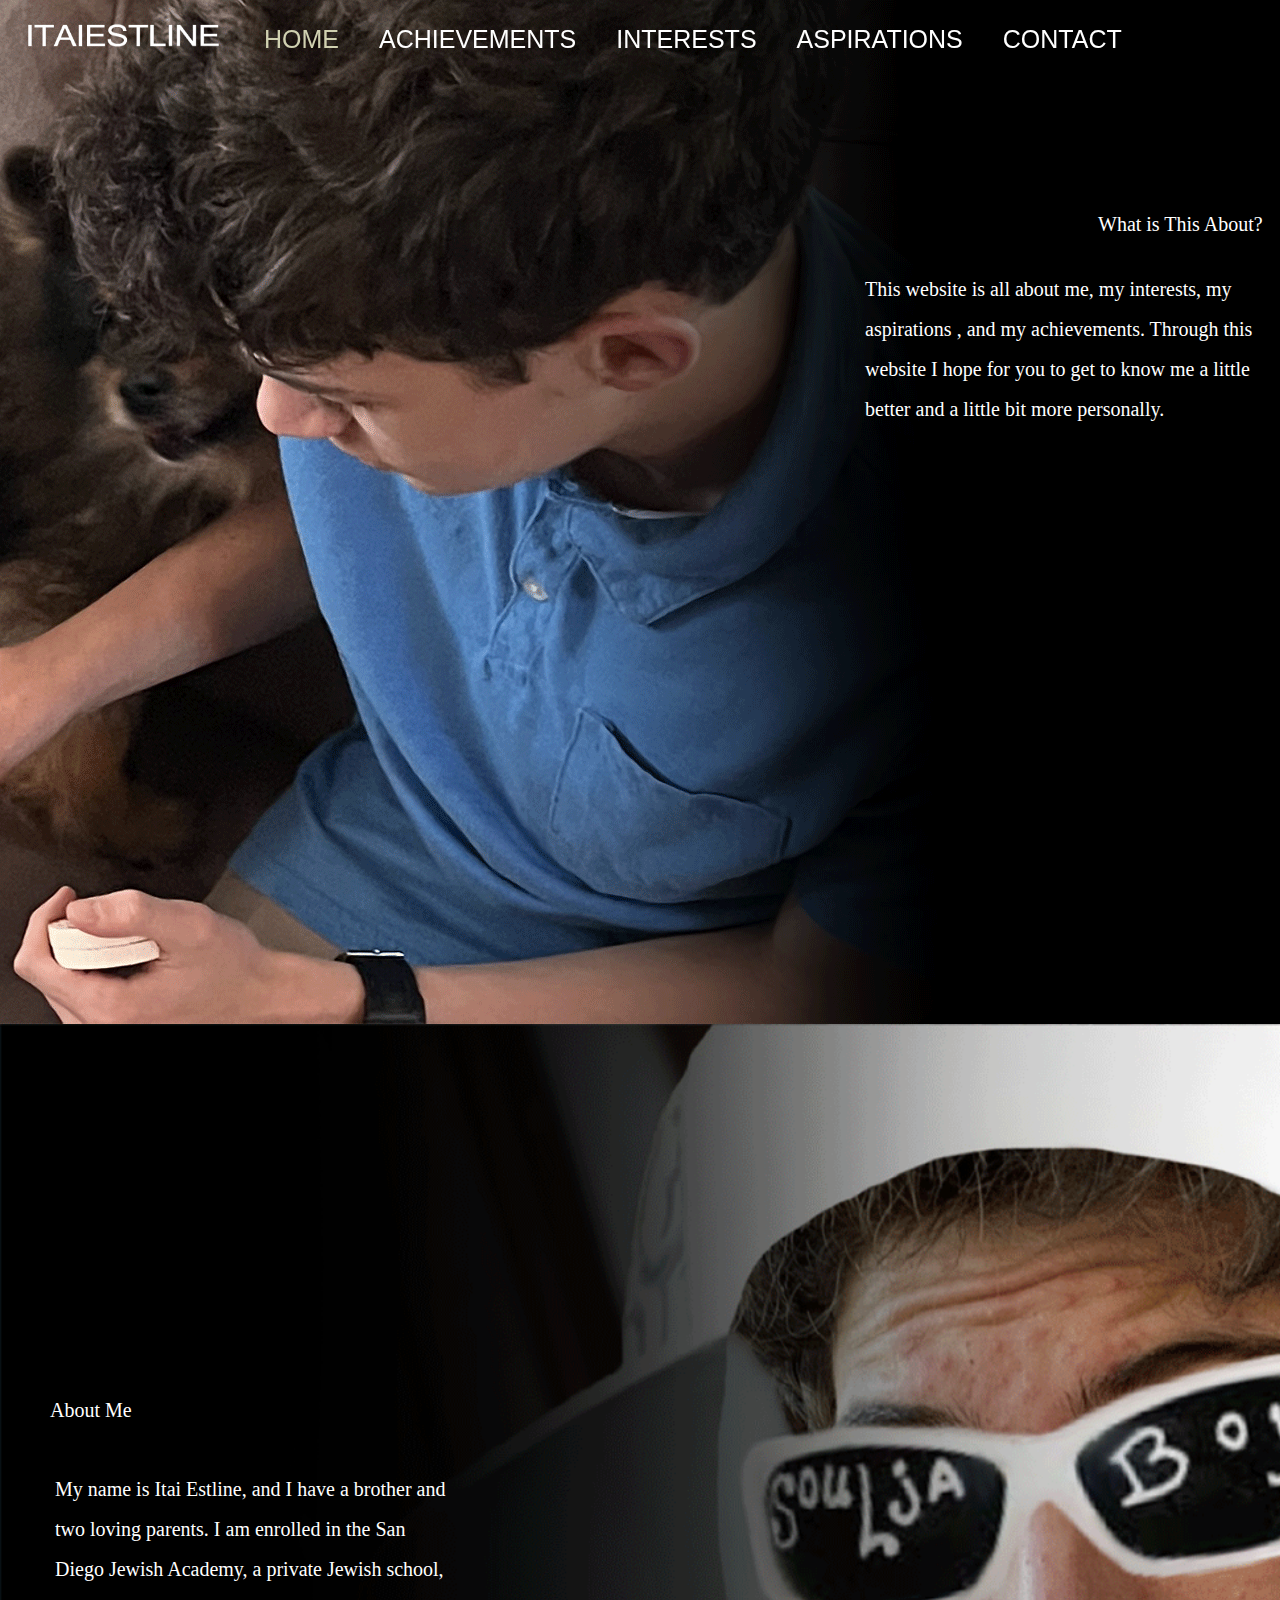
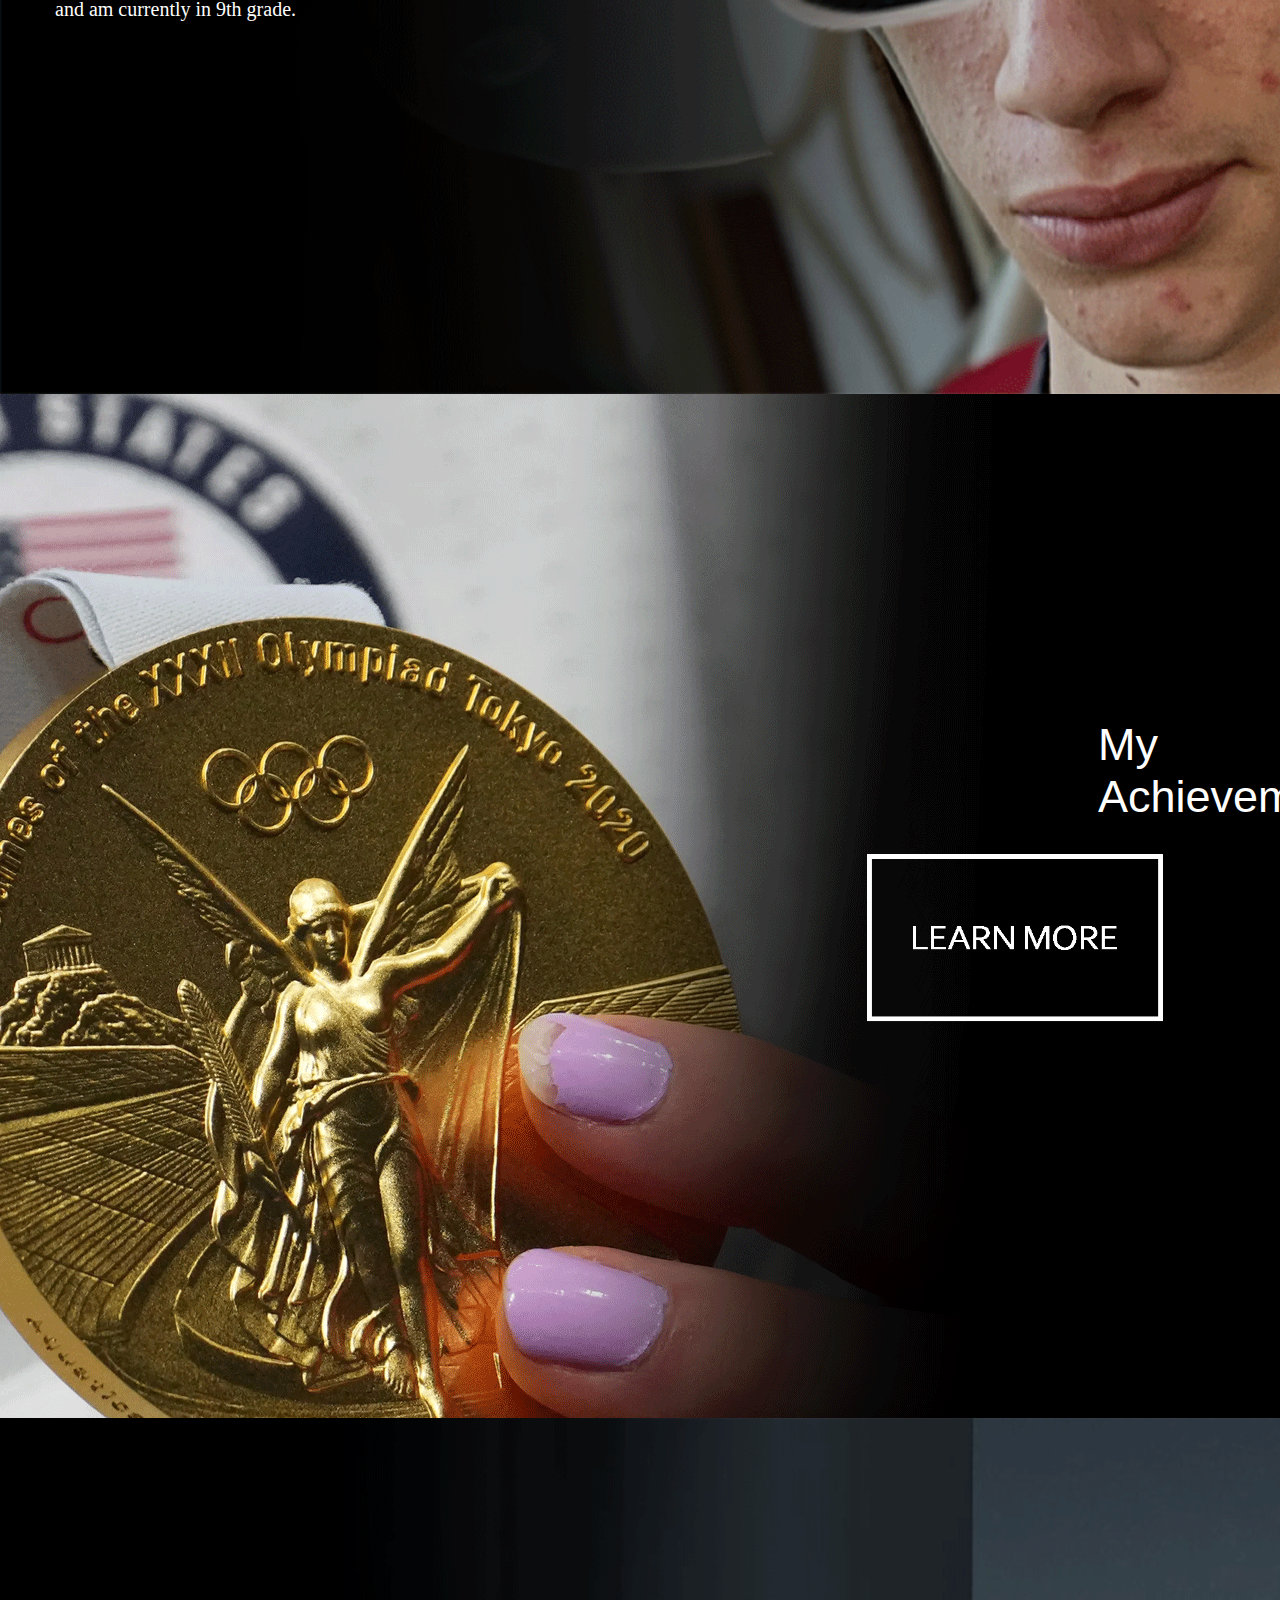
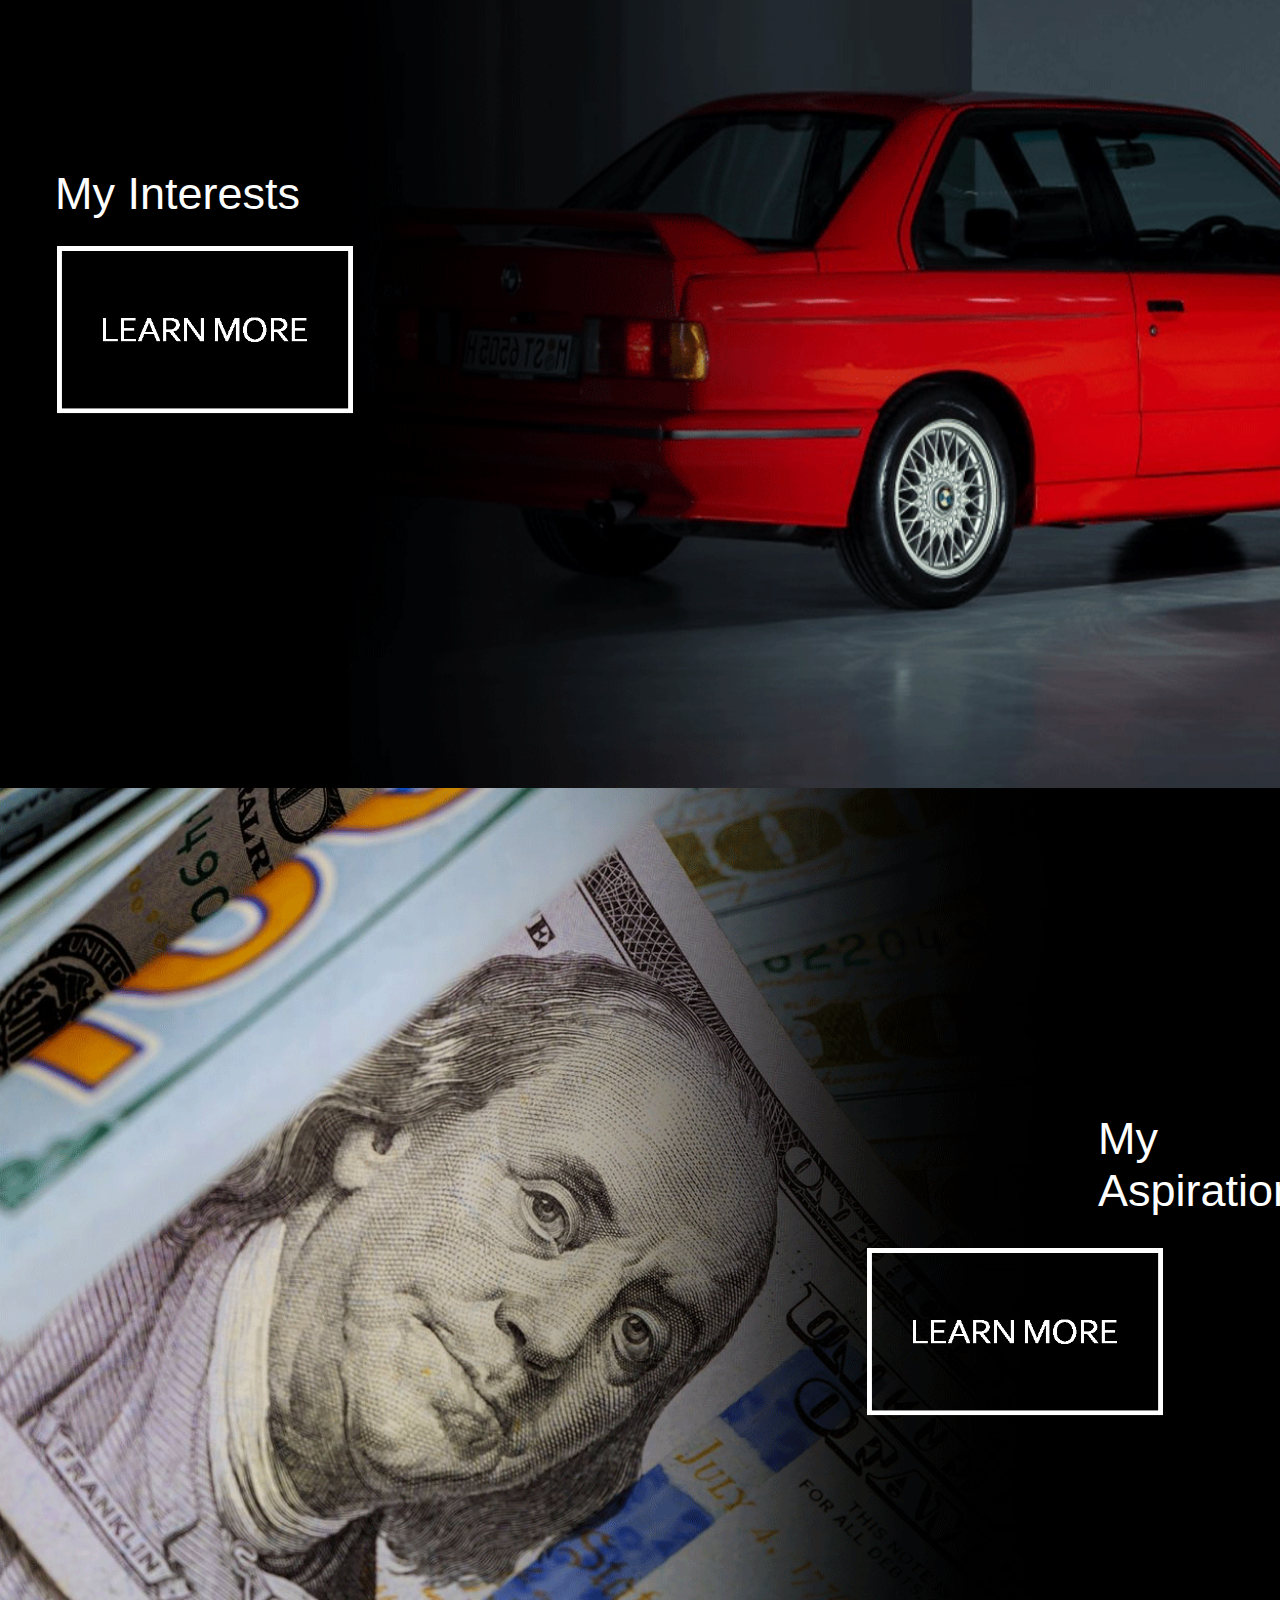
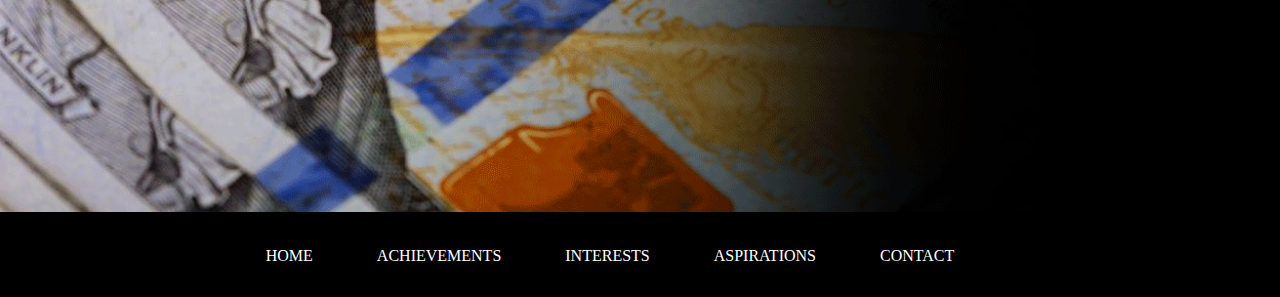
<file: index.htm>
<!DOCTYPE html>
<html lang = "en">
<link rel="stylesheet" href= "homeStyle.css">
<head>
  <meta charset = "UTF8">
  <title>Estline-Home</title>
  <link rel="shortcut icon" type="car.ico" href="images/favicon.ico">
</head>
<body>
  <div class="topbackhome">

  <div class="row">
    <div class="navbarMove">
      <div class="logoMove">
        <img src = "images/namelogo5.gif" width = 200 height = 23>
      </div>
      &nbsp;&nbsp;&nbsp;&nbsp;&nbsp;<a href="index.htm" class="navbar"><p class="homeFont">HOME</p></a>
      &nbsp;&nbsp;&nbsp;&nbsp;&nbsp;<a href="achievements.htm" class="navbar"><p>ACHIEVEMENTS</p></a>
      &nbsp;&nbsp;&nbsp;&nbsp;&nbsp;<a href="interests.htm" class="navbar"><p>INTERESTS</p></a>
      &nbsp;&nbsp;&nbsp;&nbsp;&nbsp;<a href="aspirations.htm" class="navbar"><p>ASPIRATIONS</p></a>
      &nbsp;&nbsp;&nbsp;&nbsp;&nbsp;<a href="contact.htm" class="navbar"><p>CONTACT</p></a>
    </div>
  </div>

  <br>
  <br>
  <br>
  <div class="column">
  <div class="topboxtitle">
    <p class="pFont">What is This About?</p>
  </div>
  <div class="topbox">
    <p class="pFont">This website is all about me, my interests, my aspirations , and my achievements. Through this website I hope for you to get to know me a little better and a little bit more personally. </p>
  </div>
  </div>
  </div>
  <div class="bottombackhome">
    <div class="column">
    <div class="bottomboxtitle">
     <p class="pFont">About Me</p>
    </div>
    <div class="bottombox">
      <p class="pFont">My name is Itai Estline, and I have a brother and two loving parents. I am enrolled in the San Diego Jewish Academy, a private Jewish school, and am currently in 9th grade.</p>
    </div>
    </div>
  </div>
  <div class="topbackhome2">
  <br>
  <br>
  <br>
  <div class="column">
    <div class="topboxtitle">
      <p class="thirdsectiontitle">My Achievements</p>
    </div>
    <div class="topbox">
      <div class="learnMore"><a href="achievements.htm"></a></div>
    </div>
  </div>
  </div>
  <div class="bottombackhome2">
    <div class="column">
     <p class="fourthsectiontitle">My Interests</p>

    <div class="bottombox">
        <div class="learnMore2"><a href="interests.htm"></a></div>
    </div>
    </div>
  </div>
  <div class="topbackhome3">
  <br>
  <br>
  <br>
  <div class="column">
    <div class="topboxtitle">
      <p class="thirdsectiontitle">My Aspirations</p>
    </div>
    <div class="topbox">
      <div class="learnMore"><a href="achievements.htm"></a></div>
    </div>
  </div>
  </div>
    <div class="footer">
      <center>
        <a href="home.htm" class="ftext">HOME</a>
        <a href="achievements.htm" class="ftext">ACHIEVEMENTS</a>
        <a href="interests.htm" class="ftext">INTERESTS</a>
        <a href="aspirations.htm" class="ftext">ASPIRATIONS</a>
        <a href="contact.htm" class="ftext">CONTACT</a>
      </center>
</file>
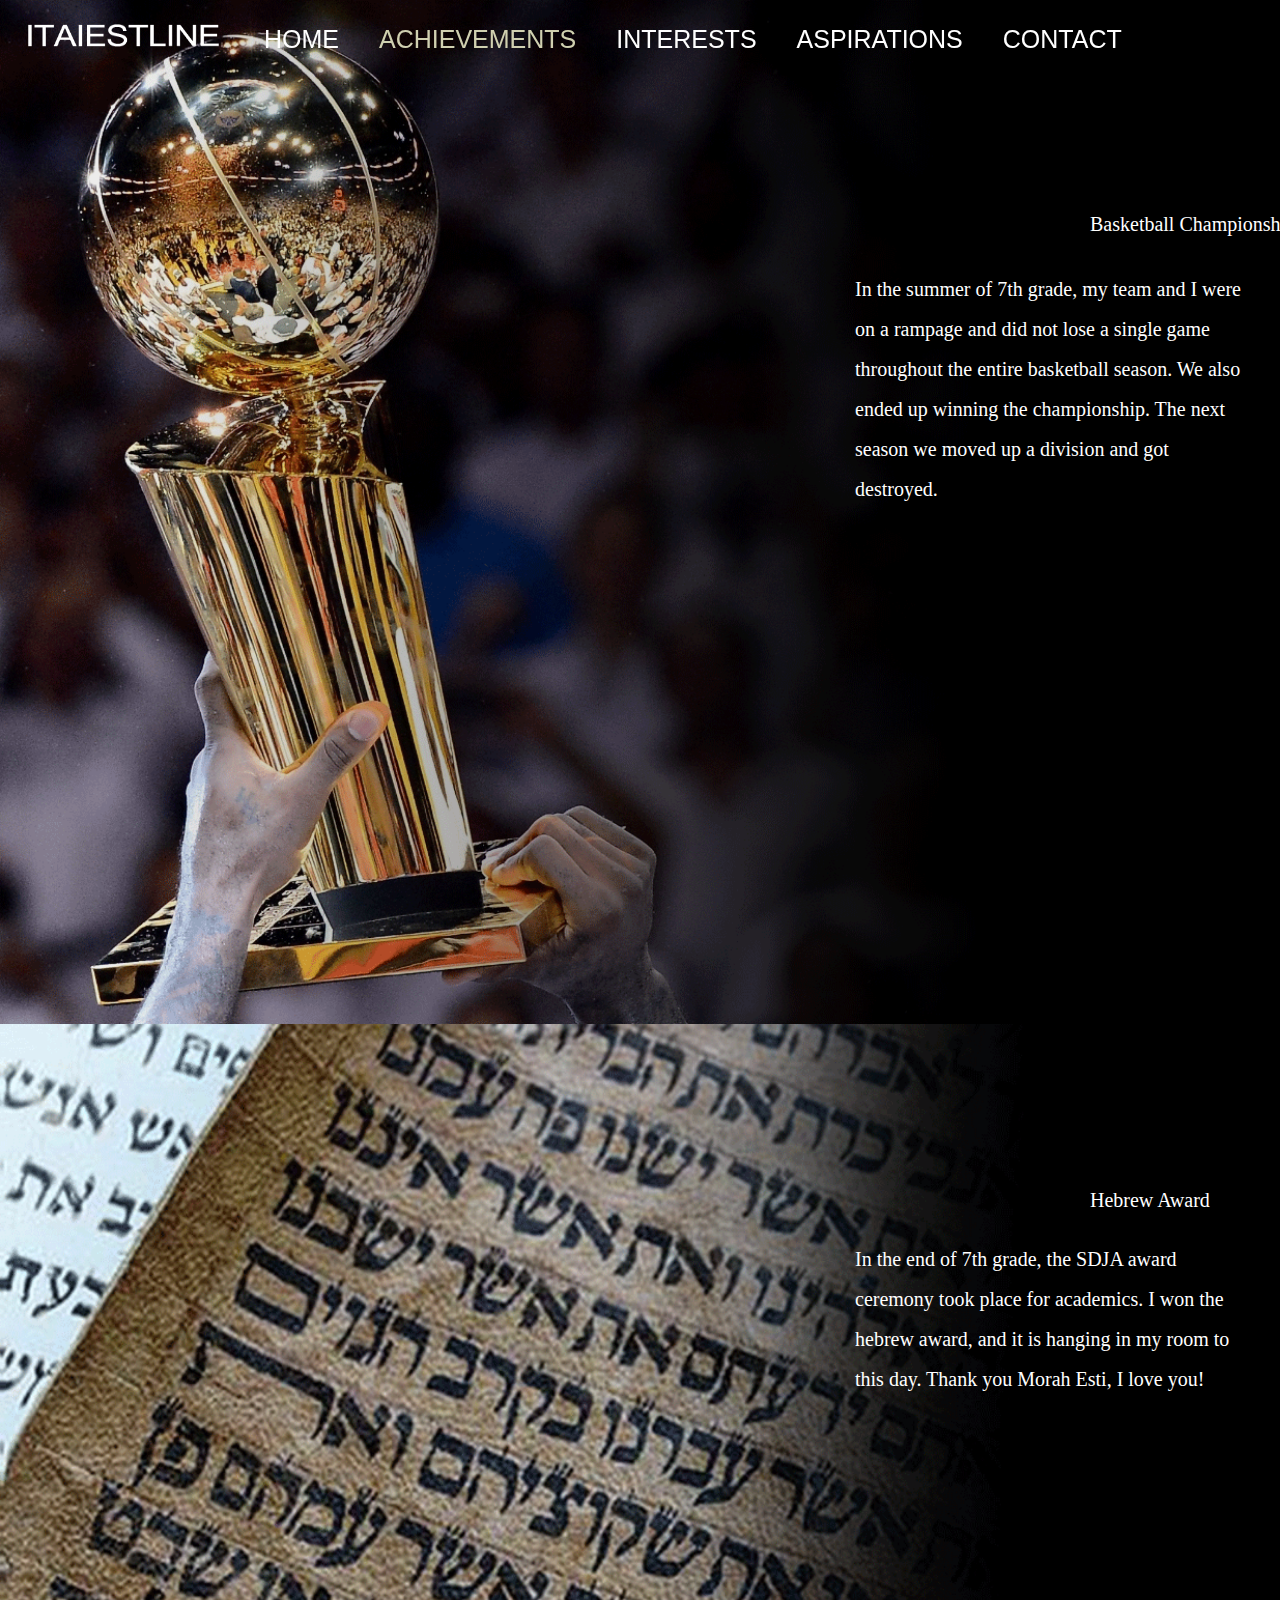
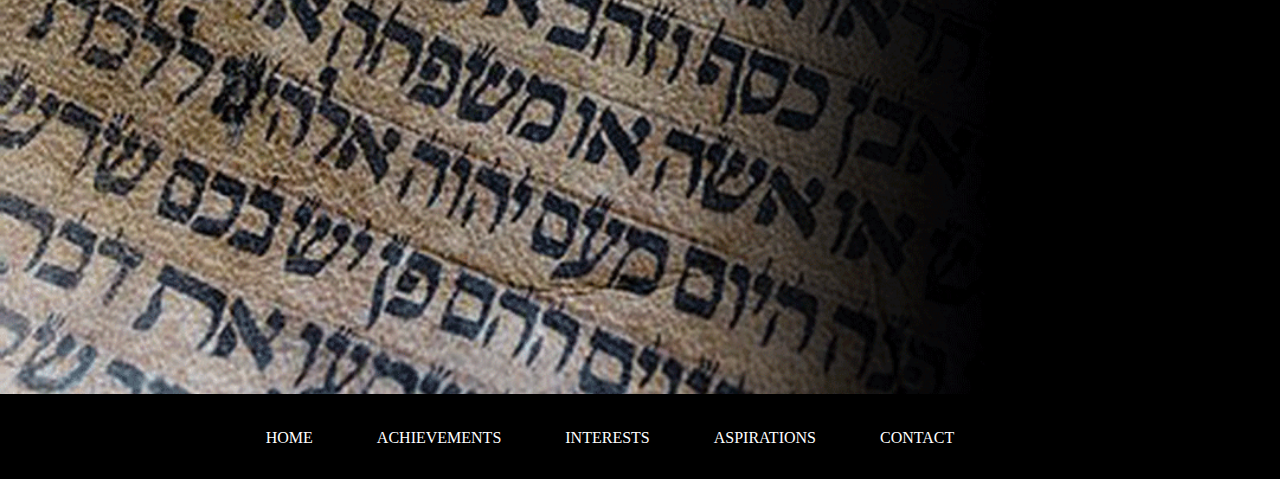
<file: achievements.htm>
<!DOCTYPE html>
<html lang = "en">
<link rel="stylesheet" href= "achievementStyle.css">
<head>
  <meta charset = "UTF8">
  <title>Estline-Achievements</title>
  <link rel="shortcut icon" type="car.ico" href="images/favicon.ico">
</head>
<body>
<div class="topbackhome">
  <div class="row">

  <div class="navbarMove">
    <div class="logoMove">
      <img src = "images/namelogo5.gif" width = 200 height = 23>
    </div>
    &nbsp;&nbsp;&nbsp;&nbsp;&nbsp;<a href="index.htm" class="navbar"><p>HOME</p></a>
    &nbsp;&nbsp;&nbsp;&nbsp;&nbsp;<a href="achievements.htm" class="navbar"><p class="achievementFont">ACHIEVEMENTS</p></a>
    &nbsp;&nbsp;&nbsp;&nbsp;&nbsp;<a href="interests.htm" class="navbar"><p>INTERESTS</p></a>
    &nbsp;&nbsp;&nbsp;&nbsp;&nbsp;<a href="aspirations.htm" class="navbar"><p>ASPIRATIONS</p></a>
    &nbsp;&nbsp;&nbsp;&nbsp;&nbsp;<a href="contact.htm" class="navbar"><p>CONTACT</p></a>
  </div>
  </div>
  <br>
  <br>
  <br>
  <div class="column">
  <div class="topboxtitle">
    <p class="pFont">Basketball Championship</p>
  </div>
  <div class="topbox">
    <p class="pFont">In the summer of 7th grade, my team and I were on a rampage and did not lose a single game throughout the entire basketball season. We also ended up winning the championship. The next season we moved up a division and got destroyed.  </p>
  </div>
  </div>
</div>
<div class="bottombackhome">
  <div class="column">
  <div class="bottomboxtitle">
   <p class="pFont">Hebrew Award</p>
  </div>
  <div class="topbox">
    <p class="pFont">In the end of 7th grade, the SDJA award ceremony took place for academics. I won the hebrew award, and it is hanging in my room to this day. Thank you Morah Esti, I love you!</p>
  </div>
  </div>
</div>
  <div class="footer">
    <center>
      <a href="home.htm" class="ftext">HOME</a>
      <a href="achievements.htm" class="ftext">ACHIEVEMENTS</a>
      <a href="interests.htm" class="ftext">INTERESTS</a>
      <a href="aspirations.htm" class="ftext">ASPIRATIONS</a>
      <a href="contact.htm" class="ftext">CONTACT</a>
    </center>
  </div>
</file>
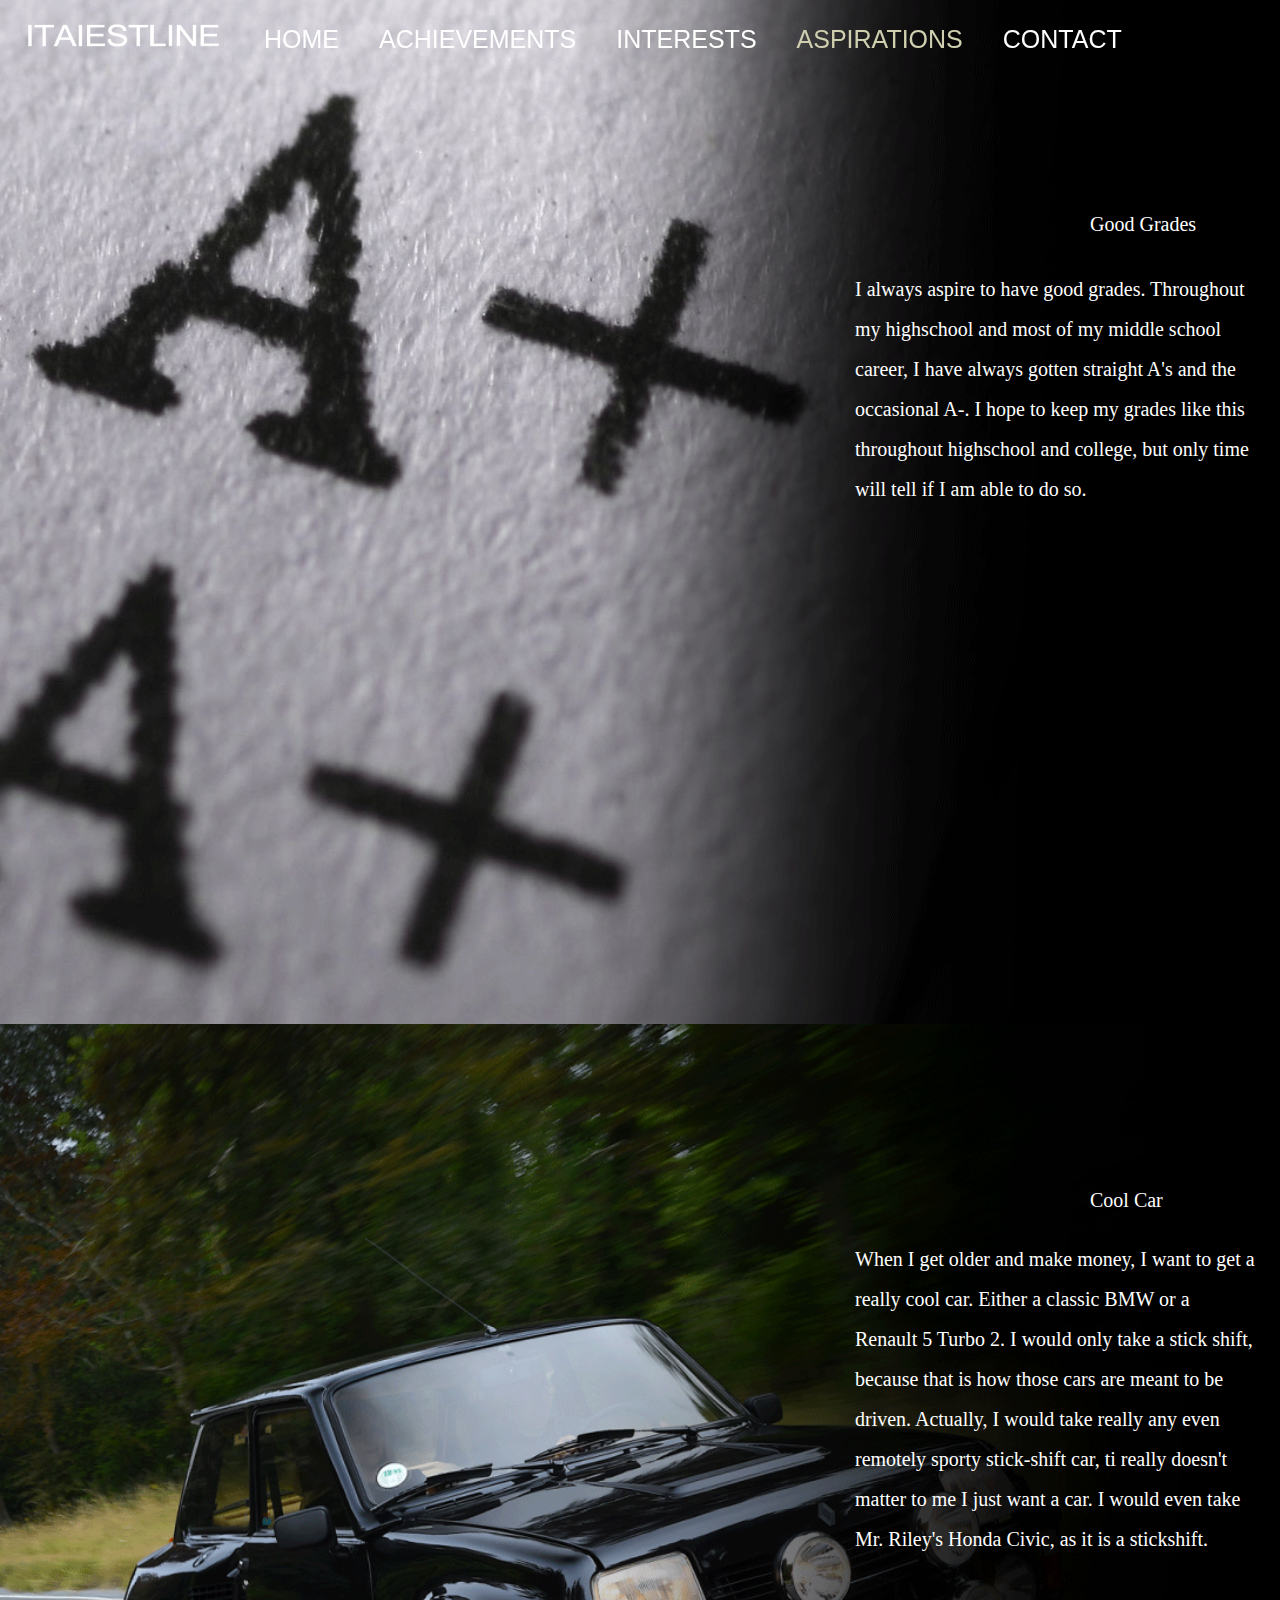
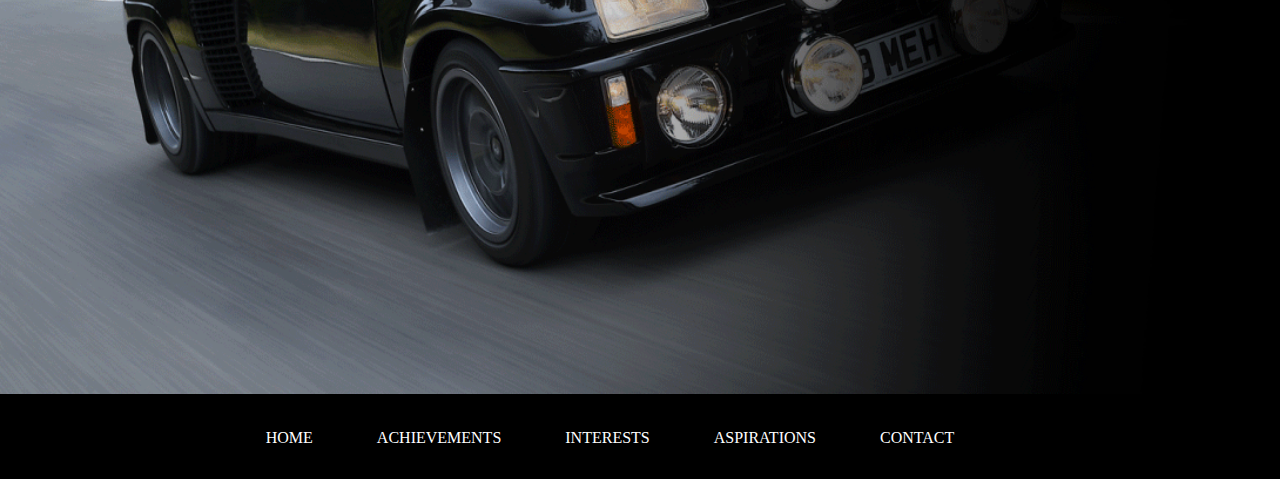
<file: aspirations.htm>
<!DOCTYPE html>
<html lang = "en">
<link rel="stylesheet" href= "achievementStyle.css">
<head>
  <meta charset = "UTF8">
  <title>Estline-Achievements</title>
  <link rel="shortcut icon" type="car.ico" href="images/favicon.ico">
</head>
<body>
<div class="topbackhomeaspirations">
  <div class="row">

  <div class="navbarMove">
    <div class="logoMove">
      <img src = "images/namelogo5.gif" width = 200 height = 23>
    </div>
    &nbsp;&nbsp;&nbsp;&nbsp;&nbsp;<a href="index.htm" class="navbar"><p>HOME</p></a>
    &nbsp;&nbsp;&nbsp;&nbsp;&nbsp;<a href="achievements.htm" class="navbar"><p>ACHIEVEMENTS</p></a>
    &nbsp;&nbsp;&nbsp;&nbsp;&nbsp;<a href="interests.htm" class="navbar"><p>INTERESTS</p></a>
    &nbsp;&nbsp;&nbsp;&nbsp;&nbsp;<a href="aspirations.htm" class="navbar"><p class="achievementFont">ASPIRATIONS</p></a>
    &nbsp;&nbsp;&nbsp;&nbsp;&nbsp;<a href="contact.htm" class="navbar"><p>CONTACT</p></a>
  </div>
  </div>
  <br>
  <br>
  <br>
  <div class="column">
  <div class="topboxtitle">
    <p class="pFont">Good Grades</p>
  </div>
  <div class="topbox">
    <p class="pFont">I always aspire to have good grades. Throughout my highschool and most of my middle school career, I have always gotten straight A's and the occasional A-. I hope to keep my grades like this throughout highschool and college, but only time will tell if I am able to do so.</p>
  </div>
  </div>
</div>
<div class="bottombackhomeaspirations">
  <div class="column">
  <div class="bottomboxtitle">
   <p class="pFont">Cool Car</p>
  </div>
  <div class="topbox">
    <p class="pFont">When I get older and make money, I want to get a really cool car. Either a classic BMW or a Renault 5 Turbo 2. I would only take a stick shift, because that is how those cars are meant to be driven. Actually, I would take really any even remotely sporty stick-shift car, ti really doesn't matter to me I just want a car. I would even take Mr. Riley's Honda Civic, as it is a stickshift. </p>
  </div>
  </div>
</div>
  <div class="footer">
    <center>
      <a href="home.htm" class="ftext">HOME</a>
      <a href="achievements.htm" class="ftext">ACHIEVEMENTS</a>
      <a href="interests.htm" class="ftext">INTERESTS</a>
      <a href="aspirations.htm" class="ftext">ASPIRATIONS</a>
      <a href="contact.htm" class="ftext">CONTACT</a>
    </center>
  </div>
</file>
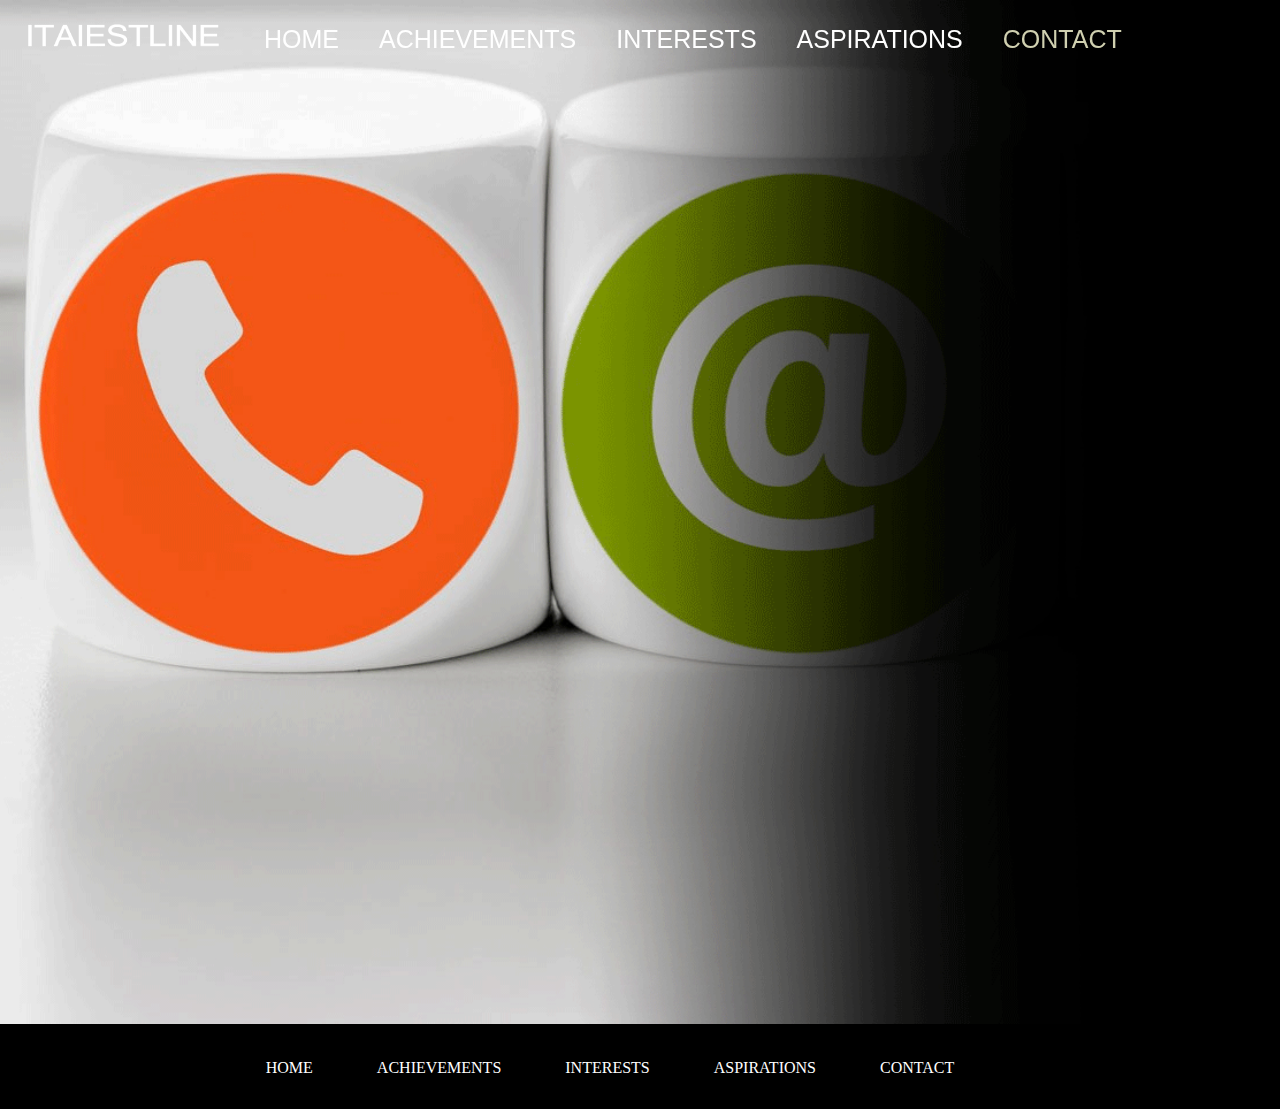
<file: contact.htm>
<!DOCTYPE html>
<html lang = "en">
<link rel="stylesheet" href= "achievementStyle.css">
<head>
  <meta charset = "UTF8">
  <title>Estline-Contact</title>
  <link rel="shortcut icon" type="car.ico" href="images/favicon.ico">
</head>
<body>
<div class="topbackhomecontact">
  <div class="row">

  <div class="navbarMove">
    <div class="logoMove">
      <img src = "images/namelogo5.gif" width = 200 height = 23>
    </div>
    &nbsp;&nbsp;&nbsp;&nbsp;&nbsp;<a href="index.htm" class="navbar"><p>HOME</p></a>
    &nbsp;&nbsp;&nbsp;&nbsp;&nbsp;<a href="achievements.htm" class="navbar"><p>ACHIEVEMENTS</p></a>
    &nbsp;&nbsp;&nbsp;&nbsp;&nbsp;<a href="interests.htm" class="navbar"><p>INTERESTS</p></a>
    &nbsp;&nbsp;&nbsp;&nbsp;&nbsp;<a href="aspirations.htm" class="navbar"><p >ASPIRATIONS</p></a>
    &nbsp;&nbsp;&nbsp;&nbsp;&nbsp;<a href="contact.htm" class="navbar"><p class="achievementFont">CONTACT</p></a>
  </div>
  </div>
  <br>
  <br>
  <br>
  <div class="column">

  <div class="topboxContact">

<script type="text/javascript" src="https://form.jotform.com/jsform/221455088393158"></script>
  </div>
  </div>

</div>

  <div class="footer">
    <center>
      <a href="home.htm" class="ftext">HOME</a>
      <a href="achievements.htm" class="ftext">ACHIEVEMENTS</a>
      <a href="interests.htm" class="ftext">INTERESTS</a>
      <a href="aspirations.htm" class="ftext">ASPIRATIONS</a>
      <a href="contact.htm" class="ftext">CONTACT</a>
    </center>
  </div>
</file>
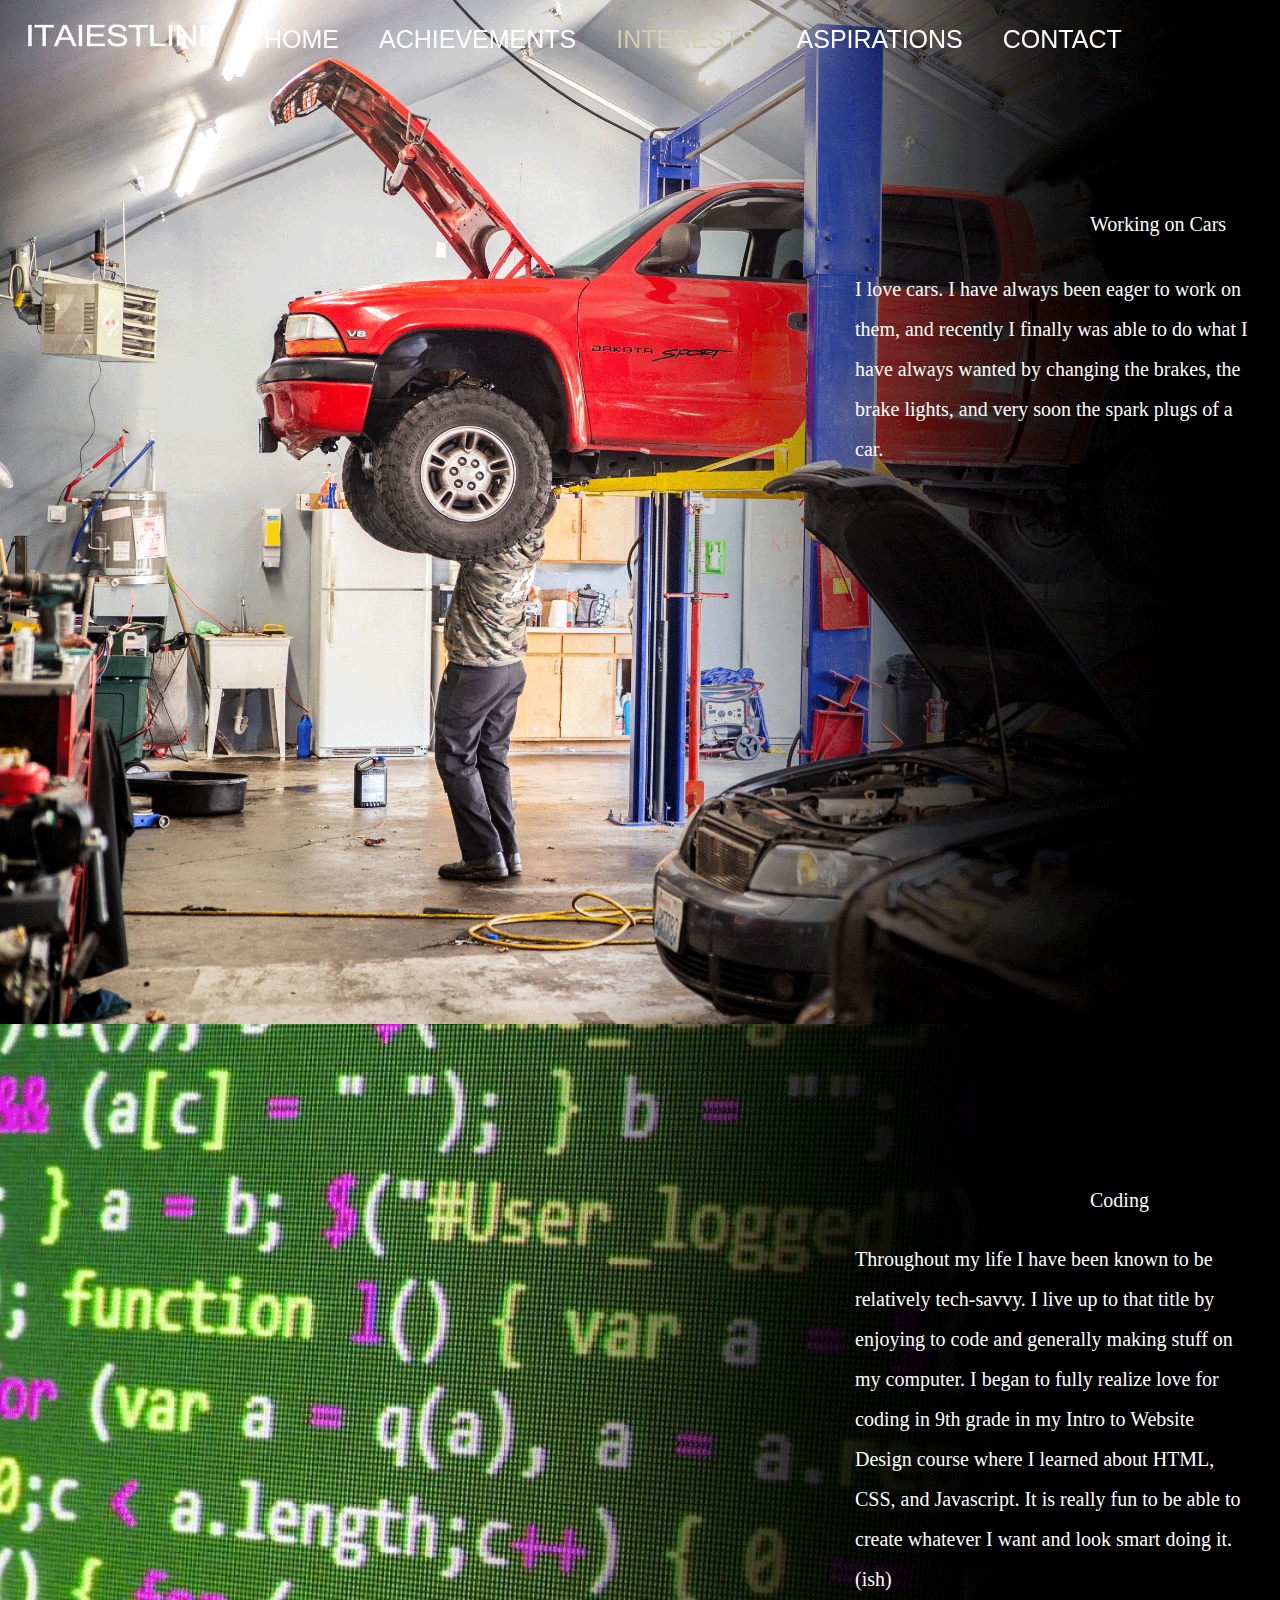
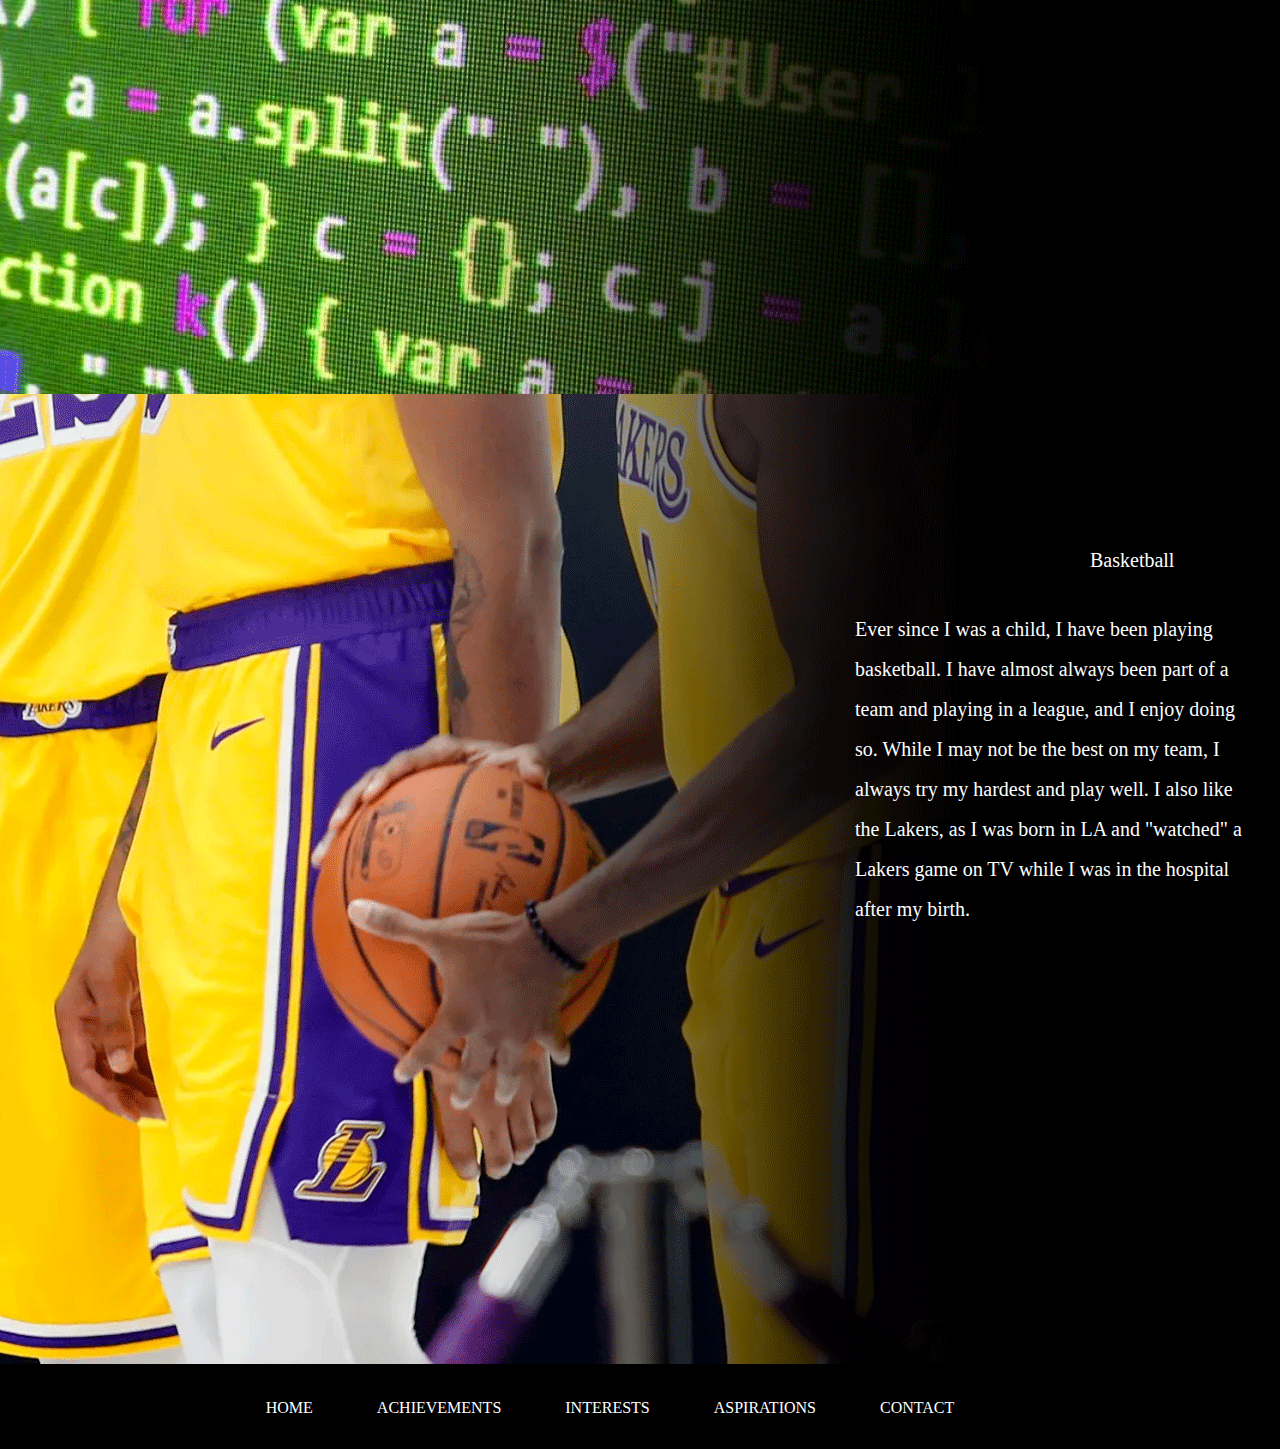
<file: interests.htm>
<!DOCTYPE html>
<html lang = "en">
<link rel="stylesheet" href= "achievementStyle.css">
<head>
  <meta charset = "UTF8">
  <title>Estline-Interests</title>
  <link rel="shortcut icon" type="car.ico" href="images/favicon.ico">
</head>
<body>
<div class="topbackhomeinterests">
  <div class="row">

  <div class="navbarMove">
    <div class="logoMove">
      <img src = "images/namelogo5.gif" width = 200 height = 23>
    </div>
    &nbsp;&nbsp;&nbsp;&nbsp;&nbsp;<a href="index.htm" class="navbar"><p>HOME</p></a>
    &nbsp;&nbsp;&nbsp;&nbsp;&nbsp;<a href="achievements.htm" class="navbar"><p>ACHIEVEMENTS</p></a>
    &nbsp;&nbsp;&nbsp;&nbsp;&nbsp;<a href="interests.htm" class="navbar" ><p class="interestsFont">INTERESTS</p></a>
    &nbsp;&nbsp;&nbsp;&nbsp;&nbsp;<a href="aspirations.htm" class="navbar"><p>ASPIRATIONS</p></a>
    &nbsp;&nbsp;&nbsp;&nbsp;&nbsp;<a href="contact.htm" class="navbar"><p>CONTACT</p></a>
  </div>
  </div>
  <br>
  <br>
  <br>
  <div class="column">
  <div class="topboxtitle">
    <p class="pFont">Working on Cars</p>
  </div>
  <div class="topbox">
    <p class="pFont">I love cars. I have always been eager to work on them, and recently I finally was able to do what I have always wanted by changing the brakes, the brake lights, and very soon the spark plugs of a car.   </p>
  </div>
  </div>
</div>
<div class="bottombackhomeinterests">
  <div class="column">
  <div class="bottomboxtitle">
   <p class="pFont">Coding</p>
  </div>
  <div class="topbox">
    <p class="pFont">Throughout my life I have been known to be relatively tech-savvy. I live up to that title by enjoying to code and generally making stuff on my computer. I began to fully realize love for coding in 9th grade in my Intro to Website Design course where I learned about HTML, CSS, and Javascript. It is really fun to be able to create whatever I want and look smart doing it. (ish)</p>
  </div>
  </div>
</div>
<div class="bottom2backhomeinterests">
  <div class="column">
  <div class="bottom2boxtitle">
   <p class="pFont">Basketball</p>
  </div>
  <div class="topbox">
    <p class="pFont">Ever since I was a child, I have been playing basketball. I have almost always been part of a team and playing in a league, and I enjoy doing so. While I may not be the best on my team, I always try my hardest and play well. I also like the Lakers, as I was born in LA and "watched" a Lakers game on TV while I was in the hospital after my birth.</p>
  </div>
  </div>
</div>
  <div class="footer">
    <center>
      <a href="home.htm" class="ftext">HOME</a>
      <a href="achievements.htm" class="ftext">ACHIEVEMENTS</a>
      <a href="interests.htm" class="ftext">INTERESTS</a>
      <a href="aspirations.htm" class="ftext">ASPIRATIONS</a>
      <a href="contact.htm" class="ftext">CONTACT</a>
    </center>
  </div>
</file>
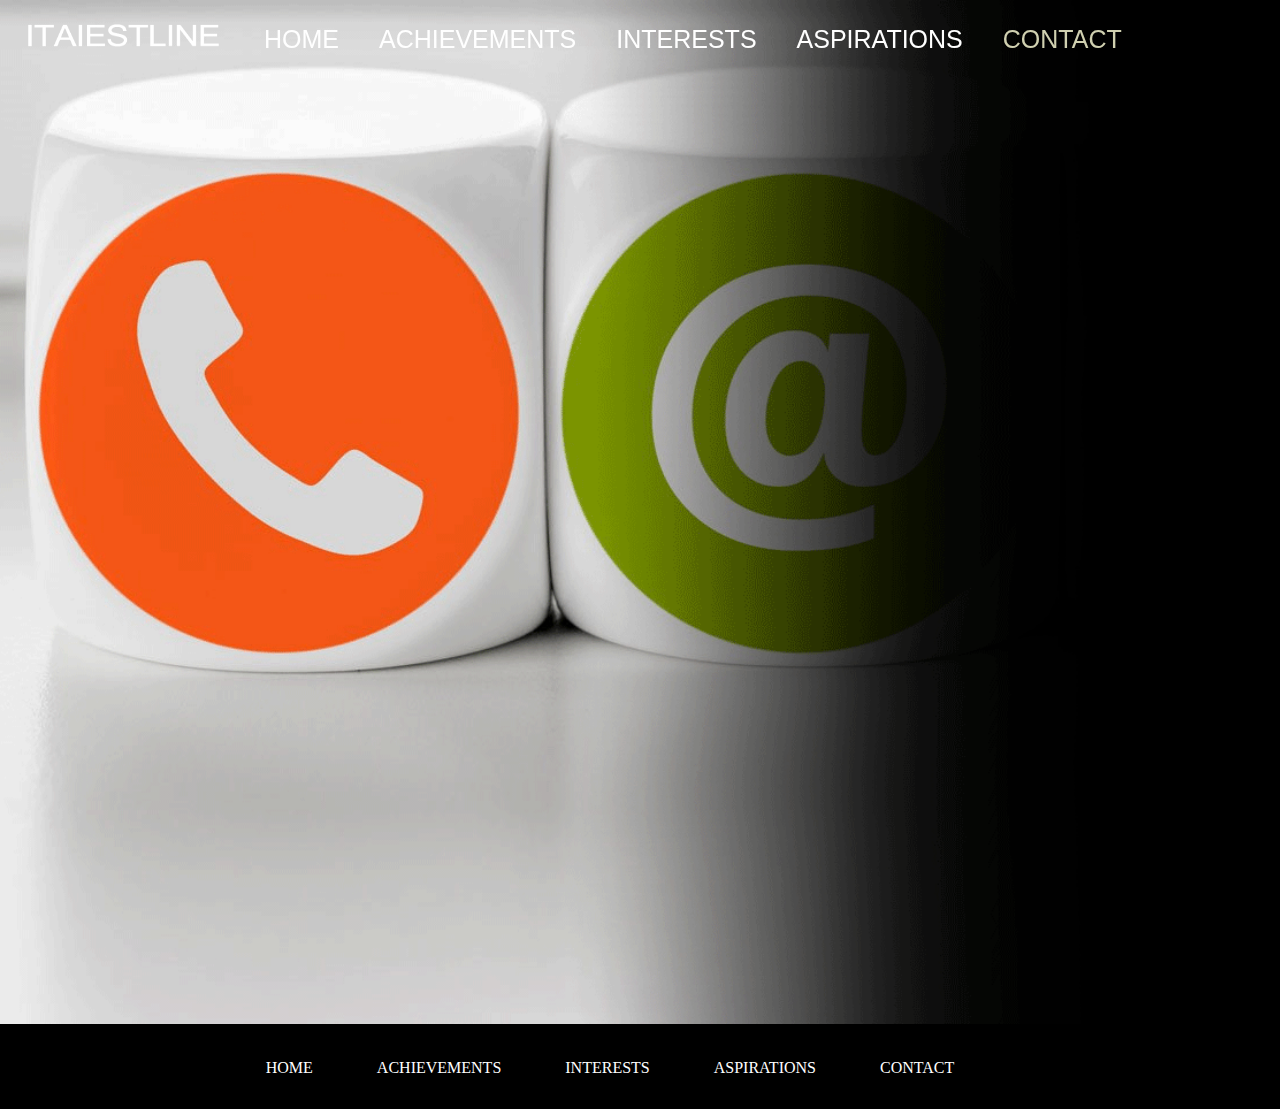
<file: personal/contact.htm>
<!DOCTYPE html>
<html lang = "en">
<link rel="stylesheet" href= "achievementStyle.css">
<head>
  <meta charset = "UTF8">
  <title>Estline-Achievements</title>
  <link rel="shortcut icon" type="car.ico" href="images/favicon.ico">
</head>
<body>
<div class="topbackhomecontact">
  <div class="row">

  <div class="navbarMove">
    <div class="logoMove">
      <img src = "images/namelogo5.gif" width = 200 height = 23>
    </div>
    &nbsp;&nbsp;&nbsp;&nbsp;&nbsp;<a href="index.htm" class="navbar"><p>HOME</p></a>
    &nbsp;&nbsp;&nbsp;&nbsp;&nbsp;<a href="achievements.htm" class="navbar"><p>ACHIEVEMENTS</p></a>
    &nbsp;&nbsp;&nbsp;&nbsp;&nbsp;<a href="interests.htm" class="navbar"><p>INTERESTS</p></a>
    &nbsp;&nbsp;&nbsp;&nbsp;&nbsp;<a href="aspirations.htm" class="navbar"><p >ASPIRATIONS</p></a>
    &nbsp;&nbsp;&nbsp;&nbsp;&nbsp;<a href="contact.htm" class="navbar"><p class="achievementFont">CONTACT</p></a>
  </div>
  </div>
  <br>
  <br>
  <br>
  <div class="column">

  <div class="topboxContact">

<script type="text/javascript" src="https://form.jotform.com/jsform/221455088393158"></script>
  </div>
  </div>

</div>

  <div class="footer">
    <center>
      <a href="home.htm" class="ftext">HOME</a>
      <a href="achievements.htm" class="ftext">ACHIEVEMENTS</a>
      <a href="interests.htm" class="ftext">INTERESTS</a>
      <a href="aspirations.htm" class="ftext">ASPIRATIONS</a>
      <a href="contact.htm" class="ftext">CONTACT</a>
    </center>
  </div>
</file>
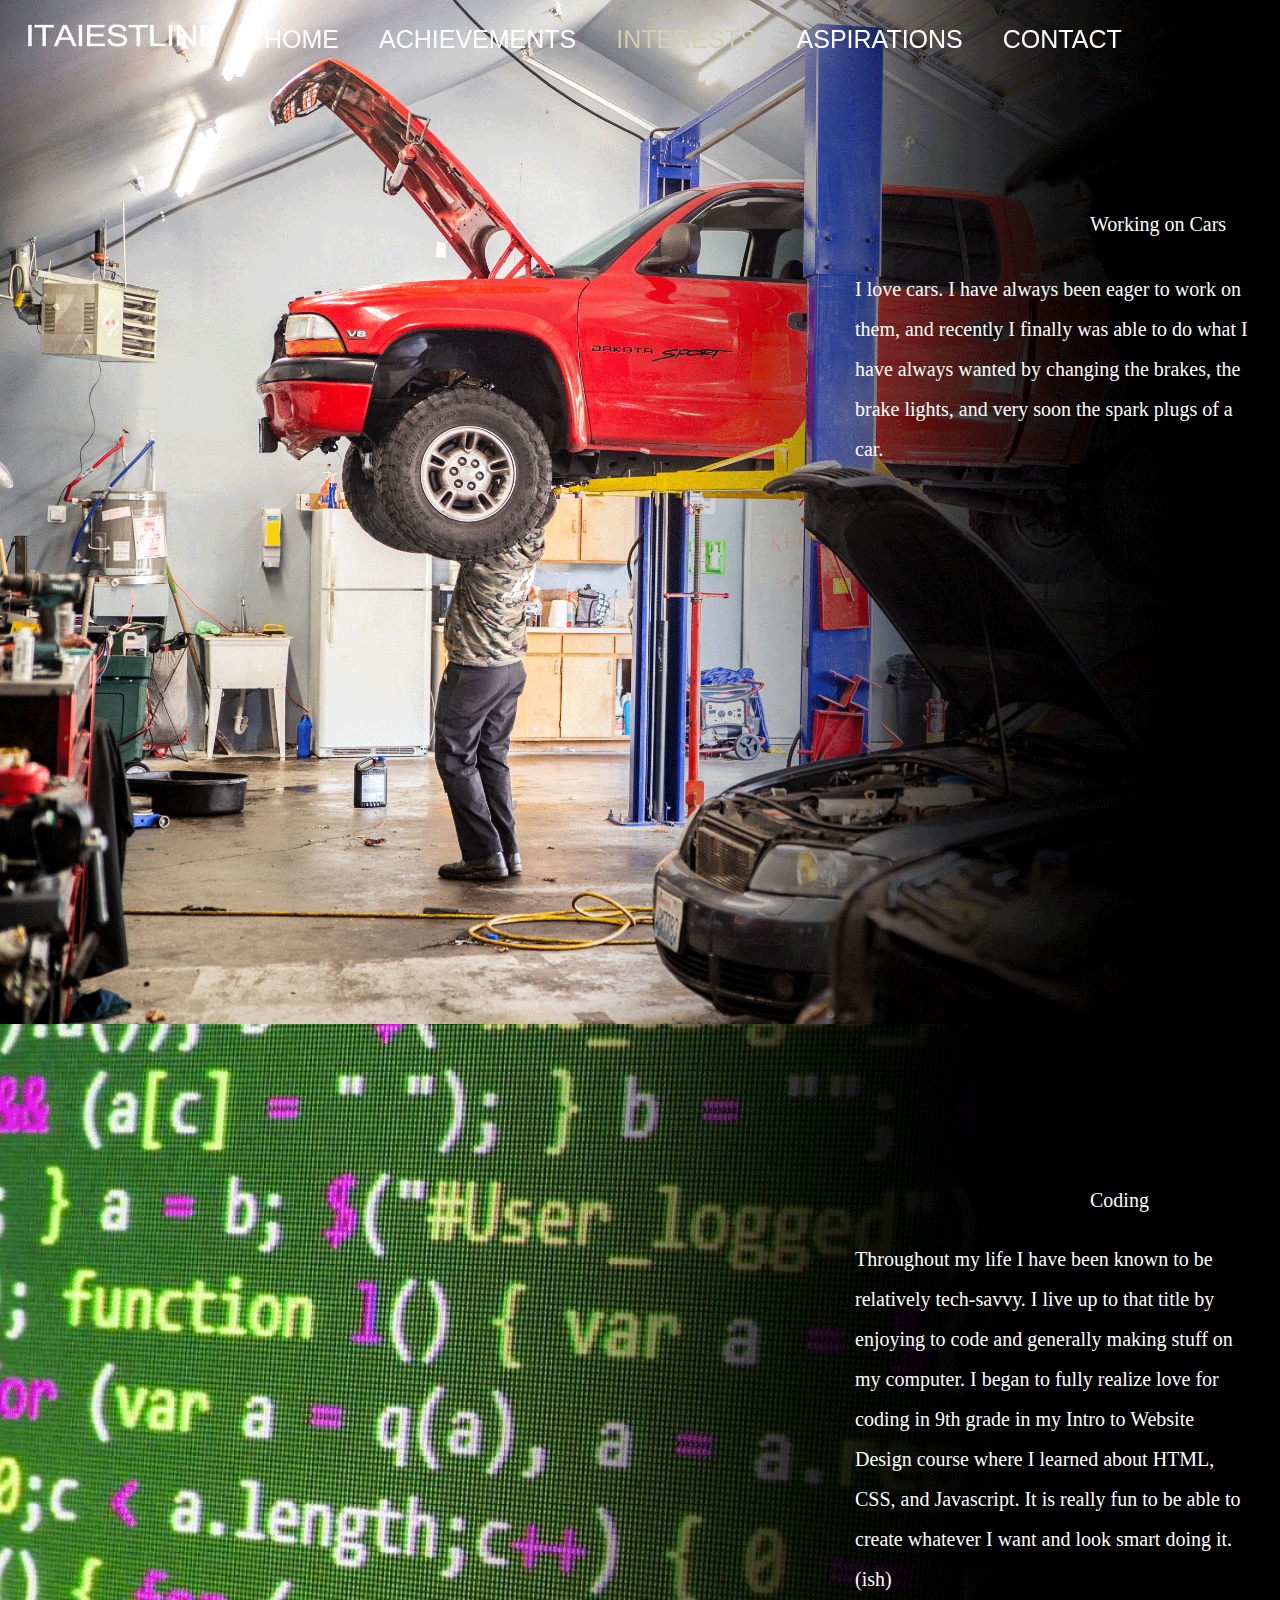
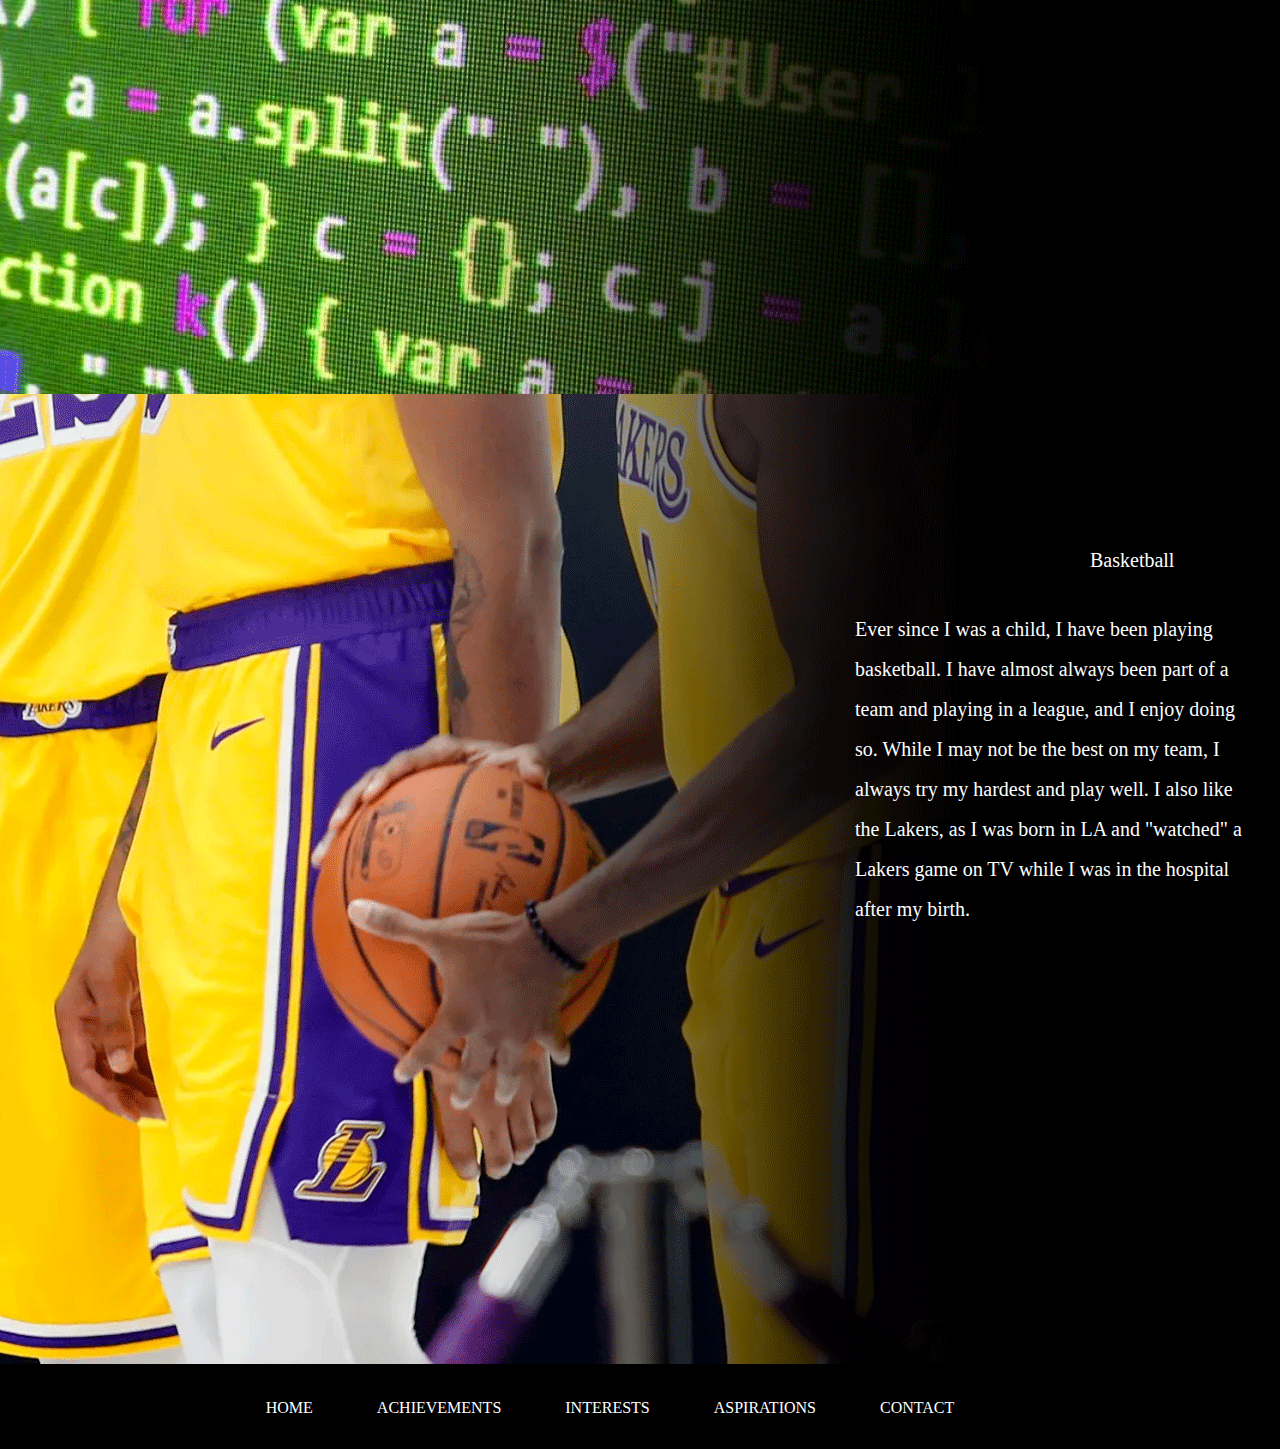
<file: personal/interests.htm>
<!DOCTYPE html>
<html lang = "en">
<link rel="stylesheet" href= "achievementStyle.css">
<head>
  <meta charset = "UTF8">
  <title>Estline-Achievements</title>
  <link rel="shortcut icon" type="car.ico" href="images/favicon.ico">
</head>
<body>
<div class="topbackhomeinterests">
  <div class="row">

  <div class="navbarMove">
    <div class="logoMove">
      <img src = "images/namelogo5.gif" width = 200 height = 23>
    </div>
    &nbsp;&nbsp;&nbsp;&nbsp;&nbsp;<a href="index.htm" class="navbar"><p>HOME</p></a>
    &nbsp;&nbsp;&nbsp;&nbsp;&nbsp;<a href="achievements.htm" class="navbar"><p>ACHIEVEMENTS</p></a>
    &nbsp;&nbsp;&nbsp;&nbsp;&nbsp;<a href="interests.htm" class="navbar" ><p class="interestsFont">INTERESTS</p></a>
    &nbsp;&nbsp;&nbsp;&nbsp;&nbsp;<a href="aspirations.htm" class="navbar"><p>ASPIRATIONS</p></a>
    &nbsp;&nbsp;&nbsp;&nbsp;&nbsp;<a href="contact.htm" class="navbar"><p>CONTACT</p></a>
  </div>
  </div>
  <br>
  <br>
  <br>
  <div class="column">
  <div class="topboxtitle">
    <p class="pFont">Working on Cars</p>
  </div>
  <div class="topbox">
    <p class="pFont">I love cars. I have always been eager to work on them, and recently I finally was able to do what I have always wanted by changing the brakes, the brake lights, and very soon the spark plugs of a car.   </p>
  </div>
  </div>
</div>
<div class="bottombackhomeinterests">
  <div class="column">
  <div class="bottomboxtitle">
   <p class="pFont">Coding</p>
  </div>
  <div class="topbox">
    <p class="pFont">Throughout my life I have been known to be relatively tech-savvy. I live up to that title by enjoying to code and generally making stuff on my computer. I began to fully realize love for coding in 9th grade in my Intro to Website Design course where I learned about HTML, CSS, and Javascript. It is really fun to be able to create whatever I want and look smart doing it. (ish)</p>
  </div>
  </div>
</div>
<div class="bottom2backhomeinterests">
  <div class="column">
  <div class="bottom2boxtitle">
   <p class="pFont">Basketball</p>
  </div>
  <div class="topbox">
    <p class="pFont">Ever since I was a child, I have been playing basketball. I have almost always been part of a team and playing in a league, and I enjoy doing so. While I may not be the best on my team, I always try my hardest and play well. I also like the Lakers, as I was born in LA and "watched" a Lakers game on TV while I was in the hospital after my birth.</p>
  </div>
  </div>
</div>
  <div class="footer">
    <center>
      <a href="home.htm" class="ftext">HOME</a>
      <a href="achievements.htm" class="ftext">ACHIEVEMENTS</a>
      <a href="interests.htm" class="ftext">INTERESTS</a>
      <a href="aspirations.htm" class="ftext">ASPIRATIONS</a>
      <a href="contact.htm" class="ftext">CONTACT</a>
    </center>
  </div>
</file>
<file: homeStyle.css>
.topbackhome{
  background-image: url("images/homeMe.gif");
  background-size: cover;
  width: 100%;
  height: 1024px;
  position:relative;
}

.topbackhome2{
  background-image: url("images/medal.gif");
  background-size: cover;
  width: 100%;
  height: 1024px;
  position:relative;
}

.bottombackhome{
  background-image: url("images/souljatai.gif");
  background-size: cover;
  width: 100%;
  height: 970px;
}

.bottombackhome2{
  background-image: url("images/homeBMW.gif");
  background-size: cover;
  width: 100%;
  height: 970px;
}

.topbackhome3{
  background-image: url("images/aspirationshome.gif");
  background-size: cover;
  width: 100%;
  height: 1024px;
  position:relative;
}

.row {
  display: flex;
}

.column {
  flex: 33.33%;
  padding: 5px;
}

.logoMove {
  padding-top: 24px;
  padding-left: 24px;
}

body {
  margin: 0px;
}

.navbarMove {
  padding-bottom: 0px;
  display: flex;
  position:fixed;
  z-index:100;
  /*background: rgba(0, 0, 0, 0.3);*/
  width:100%;
}
.homeFont {
  color: #D0D0B0;
}

.navbar {
  color: white;
  font-family: Arial;
  text-decoration: none;
  letter-spacing: 0px;
  font-size: 25px;
  padding-left:20px;
}

.navbar:hover {
  color: #B0B0B0;
}

.navbar:active {
    color: #B0B0B0;
}


.topbox {
  position: relative;
  float: right;
  width: 400px;
  height: 700px;
  /*background-color: grey;*/
  right:0px;
  top:170px;
  padding:30px;
}

.bottombox {
  position: relative;
  float: left;
  width: 400px;
  height: 400px;

  left:0px;
  top:400px;
  padding:30px;
}

.topboxtitle {
  position: absolute;
  left:1078px;
  bottom:750px;
  z-index:3;
}

.thirdsectiontitle {
  position:relative;
  top:200px;
  color: white;
  font-family: Arial;
  text-decoration: none;
  letter-spacing: 0px;
  font-size: 45px;
  padding-left:20px;
}

.fourthsectiontitle {
  position:relative;
  top:300px;
  color: white;
  font-family: Arial;
  text-decoration: none;
  letter-spacing: 0px;
  font-size: 45px;
  padding-left:50px;
}

.bottomboxtitle {
  top: 1380px;
  left:30px;
  position:absolute;
  z-index:4;
}

.pFont {
  position: relative;
  left:20px;
  bottom: 10px;
  color: white;
  font-size:20px;
  line-height: 40px;
  font-family: verdana;
  text-decoration: none;
}

.footer {
  left: 0;
  bottom: 0;
  width: 100%;
  height: 50px;
  background-color: black;
  color: white;
  text-align: center;
  z-index: 20;
  padding-top:35px;
}

a.ftext {
  color: white;
  font-family: verdana;
  text-decoration: none;
  padding-right: 60px;
}

a.ftext:hover {
  color: grey;
}

.learnMore {
  position:relative;
  top:200px;
  left:20px;
  background: url("images/learnmoreoff.gif");
  width:300px;
  height:170px;
  background-size:300px 170px;
  background-repeat: no-repeat;
}

.learnMore:hover {
  background: url("images/learnmoreon.gif");
  width:300px;
  height:170px;
  background-size:300px 170px;
  background-repeat: no-repeat;
}

.learnMore2 {
  position:relative;
  bottom:150px;
  left:20px;
  background: url("images/learnmoreoff.gif");
  width:300px;
  height:170px;
  background-size:300px 170px;
  background-repeat: no-repeat;
}

.learnMore2:hover {
  background: url("images/learnmoreon.gif");
  width:300px;
  height:170px;
  background-size:300px 170px;
  background-repeat: no-repeat;
}
</file>
<file: achievementStyle.css>
.topbackhome{
  background-image: url("images/trophy.gif");
  background-size: cover;
  width: 100%;
  height: 1024px;
  position:relative;
}

.topbackhomeinterests{
  background-image: url("images/carmechanic.gif");
  background-size: cover;
  width: 100%;
  height: 1024px;
  position:relative;
}

.topbackhomecontact{
  background-image: url("images/contact.gif");
  background-size: cover;
  width: 100%;
  height: 1024px;
  position:relative;
}

.topbackhomeaspirations{
  background-image: url("images/goodgrades.gif");
  background-size: cover;
  width: 100%;
  height: 1024px;
  position:relative;
}

.bottombackhome{
  background-image: url("images/hebrew.gif");
  background-size: cover;
  width: 100%;
  height: 970px;
}

.bottombackhomeinterests{
  background-image: url("images/coding.gif");
  background-size: cover;
  width: 100%;
  height: 970px;
}

.bottombackhomeaspirations{
  background-image: url("images/coolcar.gif");
  background-size: cover;
  width: 100%;
  height: 970px;
}

.bottom2backhomeinterests{
  background-image: url("images/basketballlakers.gif");
  background-size: cover;
  width: 100%;
  height: 970px;
}
.row {
  display: flex;
}

.column {
  flex: 33.33%;
  padding: 5px;
}

.logoMove {
  padding-top: 24px;
  padding-left: 24px;
}


.navbarMove {
  padding-top: 0px;
  display: flex;
  position:fixed;
  z-index:100;
  /*background: rgba(0, 0, 0, 0.3);*/
  width:100%;
}

.navbar {
  color: white;
  font-family: Arial;
  text-decoration: none;
  letter-spacing: 0px;
  font-size: 25px;
  padding-left:20px;
}

.navbar:hover {
  color: #B0B0B0;
}


body {
  margin: 0px;
}


.topbox {
  position: relative;
  float: right;
  width: 400px;
  height: 700px;
  right:10px;
  top:170px;
  padding:30px;
}

.topboxContact {
  position: relative;
  float: right;
  width: 500px;
  height: 700px;
  right: 0px;
  top:30px;
  padding:30px;
}
.topboxtitle {
  position: absolute;
  left:1070px;
  bottom:750px;
  z-index:3;
}

.bottomboxtitle {
  position: absolute;
  left:1070px;
  top:1170px;
  z-index:3;
}

.bottom2boxtitle {
  position: absolute;
  left:1070px;
  top:2130px;
  z-index:3;
}

.achievementFont {
  color: #D0D0B0;
}

.interestsFont {
  color: #D0D0B0;
}

.pFont {
  position: relative;
  left:20px;
  bottom: 10px;
  color: white;
  font-size:20px;
  line-height: 40px;
  font-family: verdana;
  text-decoration: none;
}

.footer {
  left: 0;
  bottom: 0;
  width: 100%;
  height: 50px;
  background-color: black;
  color: white;
  text-align: center;
  z-index: 20;
  padding-top:35px;
}

a.ftext {
  color: white;
  font-family: verdana;
  text-decoration: none;
  padding-right: 60px;
}

a.ftext:hover {
  color: grey;
}

h2 {
  position: relative;

  bottom: 10px;
  color: white;
  font-size:20px;
  line-height: 40px;
  font-family: verdana;
  text-decoration: none;
}
</file>
<file: personal/achievementStyle.css>
.topbackhome{
  background-image: url("images/trophy.gif");
  background-size: cover;
  width: 100%;
  height: 1024px;
  position:relative;
}

.topbackhomeinterests{
  background-image: url("images/carmechanic.gif");
  background-size: cover;
  width: 100%;
  height: 1024px;
  position:relative;
}

.topbackhomecontact{
  background-image: url("images/contact.gif");
  background-size: cover;
  width: 100%;
  height: 1024px;
  position:relative;
}

.topbackhomeaspirations{
  background-image: url("images/goodgrades.gif");
  background-size: cover;
  width: 100%;
  height: 1024px;
  position:relative;
}

.bottombackhome{
  background-image: url("images/hebrew.gif");
  background-size: cover;
  width: 100%;
  height: 970px;
}

.bottombackhomeinterests{
  background-image: url("images/coding.gif");
  background-size: cover;
  width: 100%;
  height: 970px;
}

.bottombackhomeaspirations{
  background-image: url("images/coolcar.gif");
  background-size: cover;
  width: 100%;
  height: 970px;
}

.bottom2backhomeinterests{
  background-image: url("images/basketballlakers.gif");
  background-size: cover;
  width: 100%;
  height: 970px;
}
.row {
  display: flex;
}

.column {
  flex: 33.33%;
  padding: 5px;
}

.logoMove {
  padding-top: 24px;
  padding-left: 24px;
}


.navbarMove {
  padding-top: 0px;
  display: flex;
  position:fixed;
  z-index:100;
  /*background: rgba(0, 0, 0, 0.3);*/
  width:100%;
}

.navbar {
  color: white;
  font-family: Arial;
  text-decoration: none;
  letter-spacing: 0px;
  font-size: 25px;
  padding-left:20px;
}

.navbar:hover {
  color: #B0B0B0;
}


body {
  margin: 0px;
}


.topbox {
  position: relative;
  float: right;
  width: 400px;
  height: 700px;
  right:10px;
  top:170px;
  padding:30px;
}

.topboxContact {
  position: relative;
  float: right;
  width: 500px;
  height: 700px;
  right: 0px;
  top:30px;
  padding:30px;
}
.topboxtitle {
  position: absolute;
  left:1070px;
  bottom:750px;
  z-index:3;
}

.bottomboxtitle {
  position: absolute;
  left:1070px;
  top:1170px;
  z-index:3;
}

.bottom2boxtitle {
  position: absolute;
  left:1070px;
  top:2130px;
  z-index:3;
}

.achievementFont {
  color: #D0D0B0;
}

.interestsFont {
  color: #D0D0B0;
}

.pFont {
  position: relative;
  left:20px;
  bottom: 10px;
  color: white;
  font-size:20px;
  line-height: 40px;
  font-family: verdana;
  text-decoration: none;
}

.footer {
  left: 0;
  bottom: 0;
  width: 100%;
  height: 50px;
  background-color: black;
  color: white;
  text-align: center;
  z-index: 20;
  padding-top:35px;
}

a.ftext {
  color: white;
  font-family: verdana;
  text-decoration: none;
  padding-right: 60px;
}

a.ftext:hover {
  color: grey;
}

h2 {
  position: relative;

  bottom: 10px;
  color: white;
  font-size:20px;
  line-height: 40px;
  font-family: verdana;
  text-decoration: none;
}
</file>
